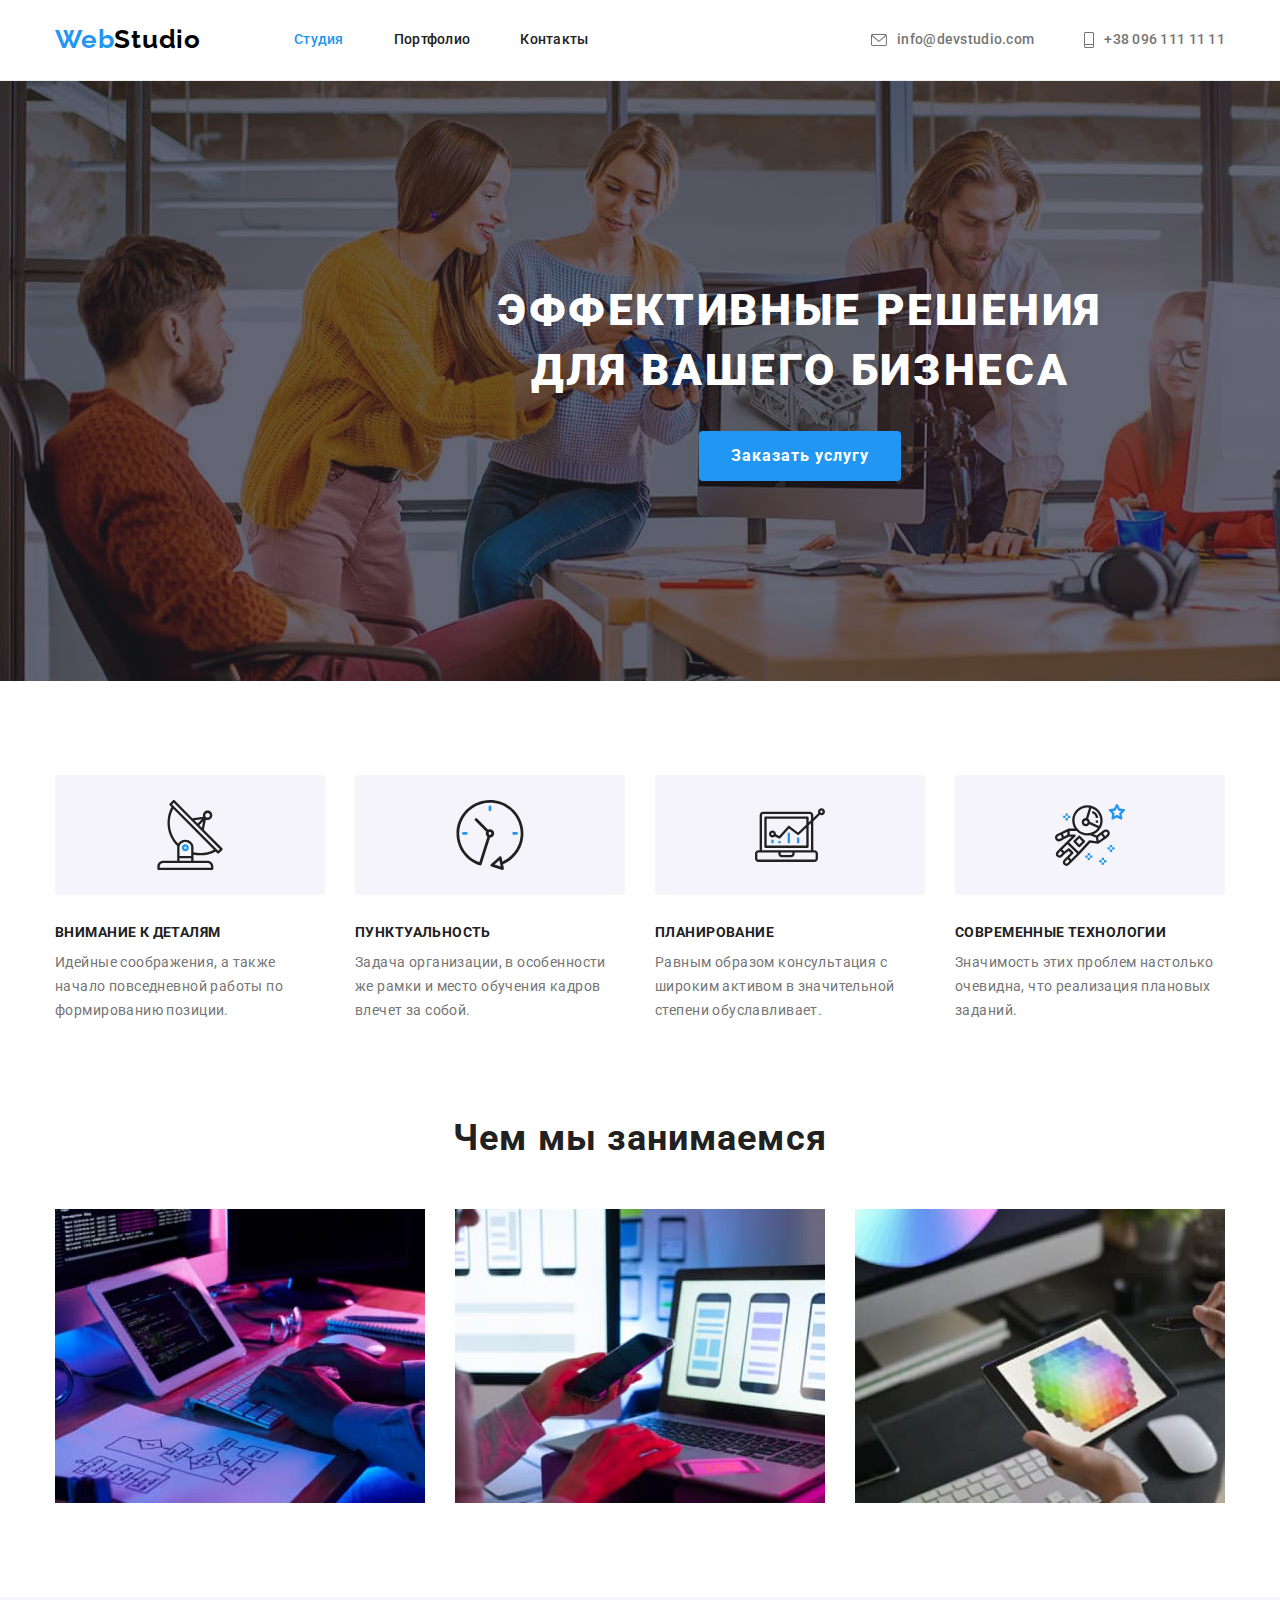
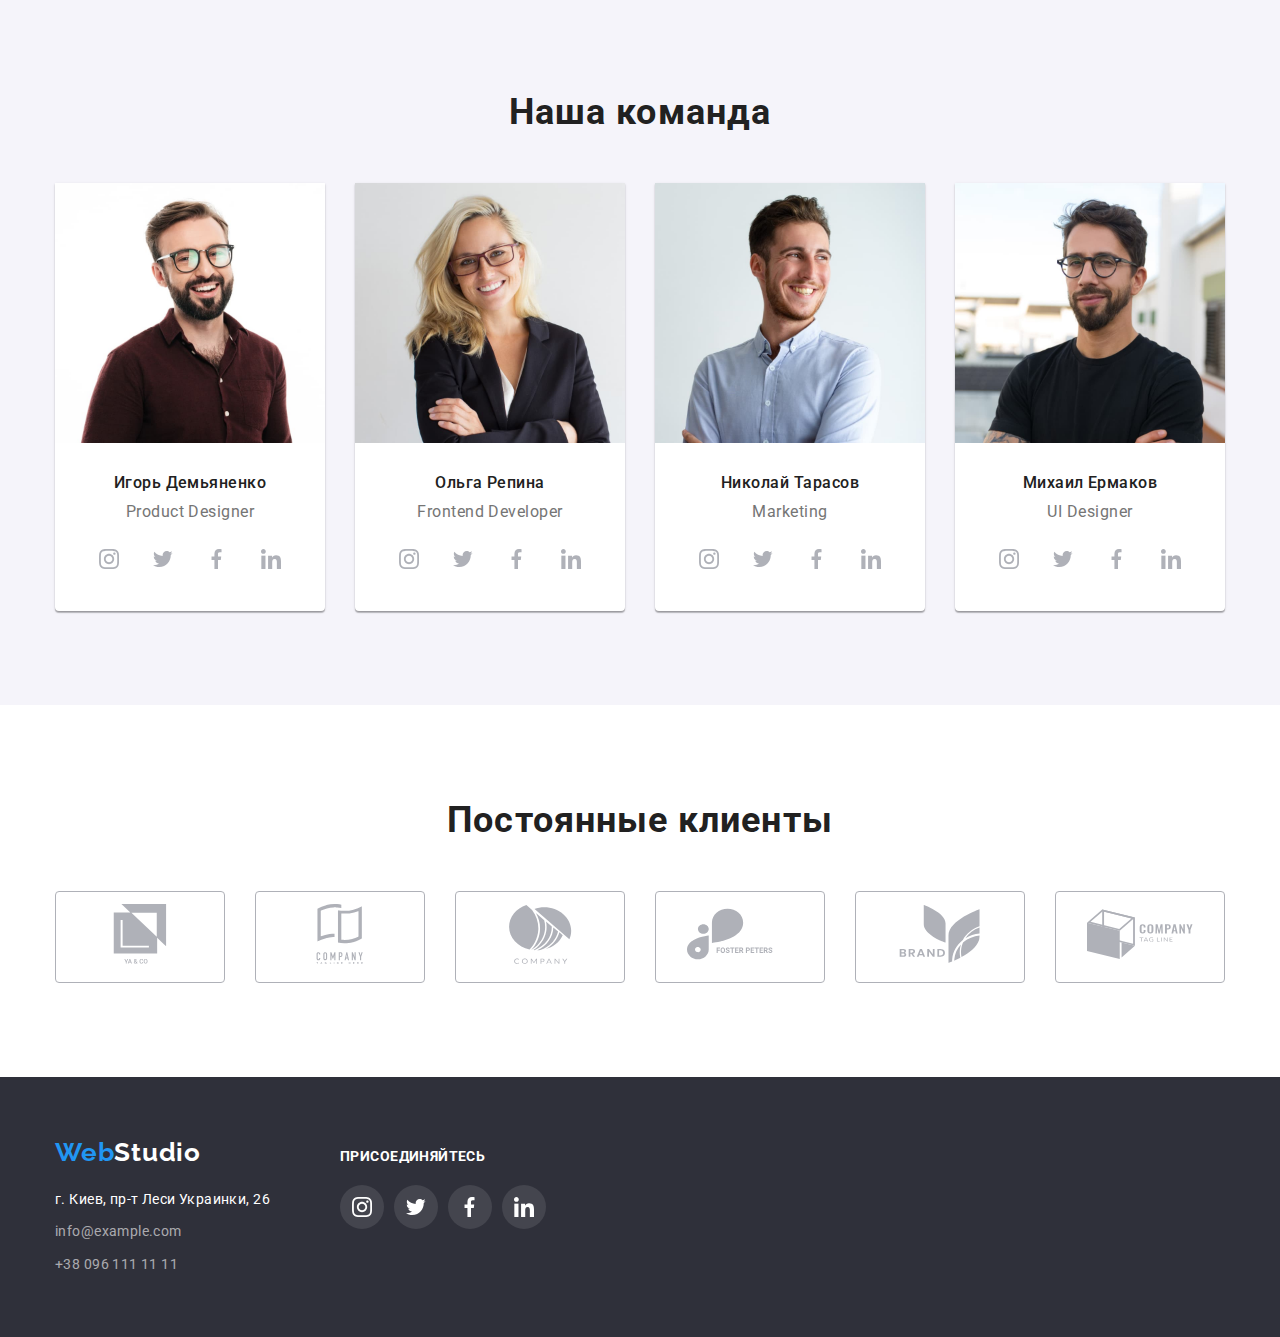
<file: index.html>
<!DOCTYPE html>
<html lang="ru">
  <head>
    <meta charset="UTF-8" />
    <meta http-equiv="X-UA-Compatible" content="IE=edge" />
    <meta name="viewport" content="width=device-width, initial-scale=1.0" />
    <title>Студія</title>
    <link rel="preconnect" href="https://fonts.googleapis.com" />
    <link rel="preconnect" href="https://fonts.gstatic.com" crossorigin />
    <link
      href="https://fonts.googleapis.com/css2?family=Raleway:wght@700&family=Roboto:wght@400;500;700;900&display=swap"
      rel="stylesheet"
    />
    <link
      rel="stylesheet"
      href="https://cdnjs.cloudflare.com/ajax/libs/modern-normalize/1.1.0/modern-normalize.css"
    />

    <!-- <link rel="stylesheet" href="./css/common.css" /> -->
    <link rel="stylesheet" href="./css/styles.css" />
  </head>
  <body>
    <header class="header">
      <div class="container">
        <nav class="page-nav">
          <a lang="en" href="" class="logo list">Web<span>Studio</span></a>

          <ul class="site-nav list">
            <li class="item">
              <a href="" class="link current">Студия</a>
            </li>
            <li class="item">
              <a href="./portfolio.html" class="link">Портфолио</a>
            </li>
            <li class="item">
              <a href="" class="link">Контакты</a>
            </li>
          </ul>
        </nav>
        <div class="contacts list">
          <a lang="en" href="mailto:info@devstudio.com" class="link mail">
            <svg class="mail-icon">
              <use href="./images/symbol-defs.svg#icon-mail"></use>
            </svg>
            info@devstudio.com
          </a>
          <a href="tel:+380961111111" rel="noopener noreferrer" class="link tel">
            <svg class="tel-icon">
              <use href="./images/symbol-defs.svg#icon-phone"></use>
            </svg>
            +38 096 111 11 11
          </a>
        </div>
      </div>
    </header>
    <main>
      <section class="hero-heading">
        <div class="container">
          <h1 class="heading">Эффективные решения для вашего бизнеса</h1>
          <button type="button" class="hero-button">Заказать услугу</button>
        </div>
      </section>
      <section class="section">
        <div class="container">
          <ul class="text list">
            <li class="goals-card">
              <div class="container-goals">
                <svg class="icon-goals" width="70" height="70">
                  <use href="./images/symbol-defs.svg#icon-antenna"></use>
                </svg>
              </div>
              <div class="goals-text">
                <h3 class="text-caption">Внимание к деталям</h3>
                <p class="text-content">
                  Идейные соображения, а также начало повседневной работы по формированию позиции.
                </p>
              </div>
            </li>
            <li class="goals-card">
              <div class="container-goals">
                <svg class="icon-goals" width="70" height="70">
                  <use href="./images/symbol-defs.svg#icon-clock"></use>
                </svg>
              </div>
              <div class="goals-text">
                <h3 class="text-caption">Пунктуальность</h3>
                <p class="text-content">
                  Задача организации, в особенности же рамки и место обучения кадров влечет за
                  собой.
                </p>
              </div>
            </li>
            <li class="goals-card">
              <div class="container-goals">
                <svg class="icon-goals" width="70" height="70">
                  <use href="./images/symbol-defs.svg#icon-diagram"></use>
                </svg>
              </div>
              <div class="goals-text">
                <h3 class="text-caption">Планирование</h3>
                <p class="text-content">
                  Равным образом консультация с широким активом в значительной степени
                  обуславливает.
                </p>
              </div>
            </li>
            <li class="goals-card">
              <div class="container-goals">
                <svg class="icon-goals" width="70" height="70">
                  <use href="./images/symbol-defs.svg#icon-astronaut"></use>
                </svg>
              </div>
              <div class="goals-text">
                <h3 class="text-caption">Современные технологии</h3>
                <p class="text-content">
                  Значимость этих проблем настолько очевидна, что реализация плановых заданий.
                </p>
              </div>
            </li>
          </ul>
        </div>
      </section>
      <section>
        <div class="container">
          <h2 class="work-text">Чем мы занимаемся</h2>
          <ul class="pictures list">
            <li class="pictures-img">
              <img src="./images/pic1.jpg" alt="Результат на мониторе" width="370" height="294" />
            </li>
            <li class="pictures-img">
              <img src="./images/pic2.jpg" alt="Результат на телефоне" width="370" height="294" />
            </li>

            <li class="pictures-img">
              <img src="./images/pic3.jpg" alt="Результат на планшете" width="370" height="294" />
            </li>
          </ul>
        </div>
      </section>
      <section class="section team">
        <div class="container">
          <h2 class="team-heading">Наша команда</h2>
          <ul class="our-team-pic list">
            <li class="box">
              <img src="./images/pers1.jpg" alt="Игорь Демьяненко" width="270" height="260" />
              <div class="box-text">
                <h3 class="team-names">Игорь Демьяненко</h3>
                <p lang="en" class="team-prof">Product Designer</p>
                <ul class="team-net-links list">
                  <li class="team-link-items">
                    <a href="" class="team-links">
                      <svg class="team-net" width="20" height="20">
                        <use href="./images/symbol-defs.svg#icon-instagram"></use>
                      </svg>
                    </a>
                  </li>
                  <li class="team-link-items">
                    <a href="" class="team-links">
                      <svg class="team-net" width="20" height="20">
                        <use href="./images/symbol-defs.svg#icon-twit"></use>
                      </svg>
                    </a>
                  </li>
                  <li class="team-link-items">
                    <a href="" class="team-links">
                      <svg class="team-net" width="20" height="20">
                        <use href="./images/symbol-defs.svg#icon-facebook"></use>
                      </svg>
                    </a>
                  </li>
                  <li class="team-link-items">
                    <a href="" class="team-links">
                      <svg class="team-net" width="20" height="20">
                        <use href="./images/symbol-defs.svg#icon-linkedin"></use>
                      </svg>
                    </a>
                  </li>
                </ul>
              </div>
            </li>
            <li class="box">
              <img src="./images/pers2.jpg" alt="Ольга Репина" width="270" height="260" />
              <div class="box-text">
                <h3 class="team-names">Ольга Репина</h3>
                <p lang="en" class="team-prof">Frontend Developer</p>
                <ul class="team-net-links list">
                  <li class="team-link-items">
                    <a href="" class="team-links">
                      <svg class="team-net" width="20" height="20">
                        <use href="./images/symbol-defs.svg#icon-instagram"></use>
                      </svg>
                    </a>
                  </li>
                  <li class="team-link-items">
                    <a href="" class="team-links">
                      <svg class="team-net" width="20" height="20">
                        <use href="./images/symbol-defs.svg#icon-twit"></use>
                      </svg>
                    </a>
                  </li>
                  <li class="team-link-items">
                    <a href="" class="team-links">
                      <svg class="team-net" width="20" height="20">
                        <use href="./images/symbol-defs.svg#icon-facebook"></use>
                      </svg>
                    </a>
                  </li>
                  <li class="team-link-items">
                    <a href="" class="team-links">
                      <svg class="team-net" width="20" height="20">
                        <use href="./images/symbol-defs.svg#icon-linkedin"></use>
                      </svg>
                    </a>
                  </li>
                </ul>
              </div>
            </li>
            <li class="box">
              <img src="./images/pers3.jpg" alt="Николай Тарасов" width="270" height="260" />
              <div class="box-text">
                <h3 class="team-names">Николай Тарасов</h3>
                <p lang="en" class="team-prof">Marketing</p>
                <ul class="team-net-links list">
                  <li class="team-link-items">
                    <a href="" class="team-links">
                      <svg class="team-net" width="20" height="20">
                        <use href="./images/symbol-defs.svg#icon-instagram"></use>
                      </svg>
                    </a>
                  </li>
                  <li class="team-link-items">
                    <a href="" class="team-links">
                      <svg class="team-net" width="20" height="20">
                        <use href="./images/symbol-defs.svg#icon-twit"></use>
                      </svg>
                    </a>
                  </li>
                  <li class="team-link-items">
                    <a href="" class="team-links">
                      <svg class="team-net" width="20" height="20">
                        <use href="./images/symbol-defs.svg#icon-facebook"></use>
                      </svg>
                    </a>
                  </li>
                  <li class="team-link-items">
                    <a href="" class="team-links">
                      <svg class="team-net" width="20" height="20">
                        <use href="./images/symbol-defs.svg#icon-linkedin"></use>
                      </svg>
                    </a>
                  </li>
                </ul>
              </div>
            </li>

            <li class="box">
              <img src="./images/pers4.jpg" alt="Михаил Ермаков" width="270" height="260" />
              <div class="box-text">
                <h3 class="team-names">Михаил Ермаков</h3>
                <p lang="en" class="team-prof">UI Designer</p>
                <ul class="team-net-links list">
                  <li class="team-link-items">
                    <a href="" class="team-links">
                      <svg class="team-net" width="20" height="20">
                        <use href="./images/symbol-defs.svg#icon-instagram"></use>
                      </svg>
                    </a>
                  </li>
                  <li class="team-link-items">
                    <a href="" class="team-links">
                      <svg class="team-net" width="20" height="20">
                        <use href="./images/symbol-defs.svg#icon-twit"></use>
                      </svg>
                    </a>
                  </li>
                  <li class="team-link-items">
                    <a href="" class="team-links">
                      <svg class="team-net" width="20" height="20">
                        <use href="./images/symbol-defs.svg#icon-facebook"></use>
                      </svg>
                    </a>
                  </li>
                  <li class="team-link-items">
                    <a href="" class="team-links">
                      <svg class="team-net" width="20" height="20">
                        <use href="./images/symbol-defs.svg#icon-linkedin"></use>
                      </svg>
                    </a>
                  </li>
                </ul>
              </div>
            </li>
          </ul>
        </div>
      </section>
      <section class="clients">
        <div class="container clients-text">
          <h2 class="client-heading">Постоянные клиенты</h2>

          <ul class="client-list list">
            <li class="clients-list">
              <a href="" class="clients-a">
                <button class="client-button">
                  <svg class="clients-net" alt="JA&co">
                    <use href="./images/symbol-defs.svg#icon-Logo1"></use>
                  </svg>
                </button>
              </a>
            </li>
            <li class="clients-list">
              <a href="" class="clients-a">
                <button class="client-button">
                  <svg class="clients-net" alt="JA&co">
                    <use href="./images/symbol-defs.svg#icon-Logo2"></use>
                  </svg>
                </button>
              </a>
            </li>
            <li class="clients-list">
              <a href="" class="clients-a">
                <button class="client-button">
                  <svg class="clients-net" alt="JA&co">
                    <use href="./images/symbol-defs.svg#icon-Logo3"></use>
                  </svg>
                </button>
              </a>
            </li>
            <li class="clients-list">
              <a href="" class="clients-a">
                <button class="client-button">
                  <svg class="clients-net" alt="JA&co">
                    <use href="./images/symbol-defs.svg#icon-Logo4"></use>
                  </svg>
                </button>
              </a>
            </li>
            <li class="clients-list">
              <a href="" class="clients-a">
                <button class="client-button">
                  <svg class="clients-net" alt="JA&co">
                    <use href="./images/symbol-defs.svg#icon-Logo5"></use>
                  </svg>
                </button>
              </a>
            </li>
            <li class="clients-list">
              <a href="" class="clients-a">
                <button class="client-button">
                  <svg class="clients-net" alt="JA&co">
                    <use href="./images/symbol-defs.svg#icon-Logo6"></use>
                  </svg>
                </button>
              </a>
            </li>
          </ul>
        </div>
      </section>
      <footer class="footer-space">
        <div class="container">
          <div class="address-links footer-content">
            <a lang="en" href="" class="footer-logo list">Web<span>Studio</span></a>
            <address>
              <ul class="address list">
                <li class="address-map">
                  <a
                    href="https://bit.ly/3pXMvUd"
                    target="_blank"
                    rel="noopener noreferrer"
                    class="address-link"
                    >г. Киев, пр-т Леси Украинки, 26</a
                  >
                </li>
                <li class="address-map">
                  <a lang="en" href="mailto:info@devstudio.com" class="link">info@example.com</a>
                </li>
                <li class="address-map">
                  <a href="tel:+380961111111" class="link">+38 096 111 11 11</a>
                </li>
              </ul>
            </address>
          </div>
          <div class="networks-footer footer-content">
            <p class="footer-link-word">присоединяйтесь</p>
            <ul class="footer-links list">
              <li class="footer-link-item">
                <a href="" class="footer-soc-link">
                  <svg class="footer-net" width="20" height="20">
                    <use href="./images/symbol-defs.svg#icon-instagram"></use>
                  </svg>
                </a>
              </li>
              <li class="footer-link-item">
                <a href="" class="footer-soc-link">
                  <svg class="footer-net" width="20" height="20">
                    <use href="./images/symbol-defs.svg#icon-twit"></use>
                  </svg>
                </a>
              </li>
              <li class="footer-link-item">
                <a href="" class="footer-soc-link">
                  <svg class="footer-net" width="20" height="20">
                    <use href="./images/symbol-defs.svg#icon-facebook"></use>
                  </svg>
                </a>
              </li>
              <li class="footer-link-item">
                <a href="" class="footer-soc-link">
                  <svg class="footer-net" width="20" height="20">
                    <use href="./images/symbol-defs.svg#icon-linkedin"></use>
                  </svg>
                </a>
              </li>
            </ul>
          </div>
        </div>
      </footer>
    </main>
  </body>
</html>
</file>
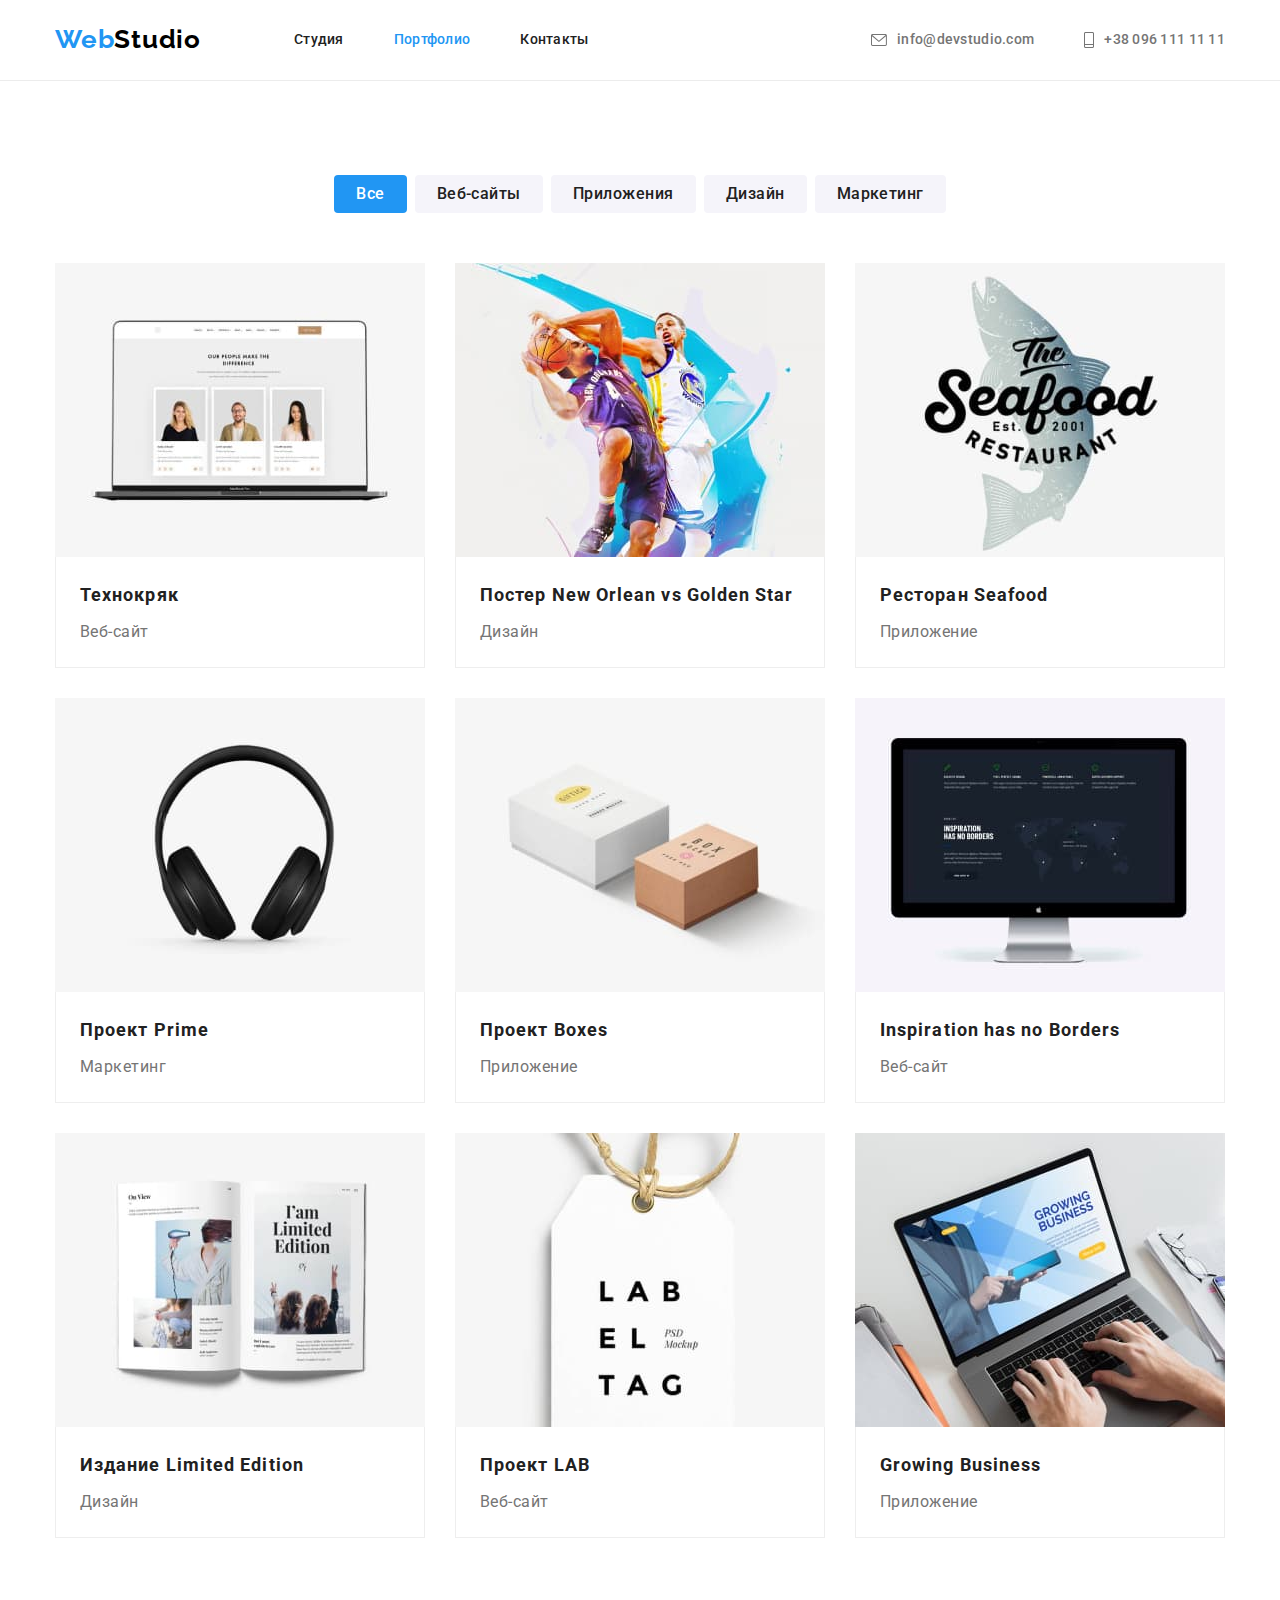
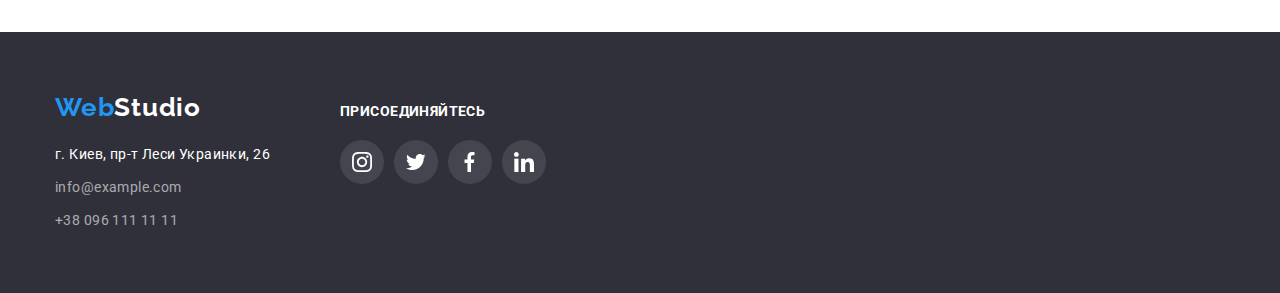
<file: portfolio.html>
<!DOCTYPE html>
<html lang="ru">
  <head>
    <meta charset="UTF-8" />
    <meta http-equiv="X-UA-Compatible" content="IE=edge" />
    <meta name="viewport" content="width=device-width, initial-scale=1.0" />
    <title>Студія</title>
    <link rel="preconnect" href="https://fonts.googleapis.com" />
    <link rel="preconnect" href="https://fonts.gstatic.com" crossorigin />
    <link
      href="https://fonts.googleapis.com/css2?family=Raleway:wght@700&family=Roboto:wght@400;500;700;900&display=swap"
      rel="stylesheet"
    />
    <link
      rel="stylesheet"
      href="https://cdnjs.cloudflare.com/ajax/libs/modern-normalize/1.1.0/modern-normalize.css"/>
    
    <link rel="stylesheet" href="./css/styles.css" />
  </head>
  <body>
    <header class="header">
      <div class="container">
        <nav class="page-nav">
          <a lang="en" href="" class="logo list">Web<span>Studio</span></a>

          <ul class="site-nav list">
            <li class="item">
              <a href="./index.html" class="link">Студия</a>
            </li>
            <li class="item">
              <a href="" class="link current">Портфолио</a>
            </li>
            <li class="item">
              <a href="" class="link">Контакты</a>
            </li>
          </ul>
        </nav>
        <div class="contacts list">
          <a lang="en" href="mailto:info@devstudio.com" class="link mail">
            <svg class="mail-icon">
              <use href="./images/symbol-defs.svg#icon-mail"></use>
            </svg>
            info@devstudio.com
          </a>
          <a href="tel:+380961111111" rel="noopener noreferrer" class="link tel">
            <svg class="tel-icon">
              <use href="./images/symbol-defs.svg#icon-phone"></use>
            </svg>
            +38 096 111 11 11
          </a>
        </div>
    </header>
    <main>
      <section class="section">
        <div class="container">

              <ul class="list list-button">
                <li class="button-item">
                  <button type="button" class="button-portfolio current">Все</button>
          
                </li>

                <li class="button-item">
                  <button type="button" class="button-portfolio">Веб-сайты</button>
          
                </li>
                <li class="button-item">
                  <button type="button" class="button-portfolio">Приложения</button>
                </li>

                <li class="button-item">
                  <button type="button" class="button-portfolio">Дизайн</button>
          
                </li>

                <li class="button-item">
                  <button type="button" class="button-portfolio">Маркетинг</button>
        
                </li>

              </ul>
      <!-- all chapters table -->
      
              <ul class="profile list">
            <li class="profile-box">
              <a href="" class="profile-card">
              <img src="./images/portf1.jpg" alt="techno_crack" width="370" height="294">
              </img>
              
              <div class="title-text">  
                <h3 class="profile-box-title">
                    Технокряк
                  </h3>
                  <p class="profile-box-text">Веб-сайт</p>
              </div>
              </a>
            <li class="profile-box">
              <a href="" class="profile-card">

              <img src="./images/portf2.jpg" alt="poster" width="370" height="294">
              </img> 
              <div class="title-text"> 
                <h3 class="profile-box-title" lang="en">
                    Постер New Orlean vs Golden Star
                </h3>
                <p class="profile-box-text">Дизайн</p>
                </div>
              </a>
            
                <li class="profile-box">
                  <a href="" class="profile-card">
  
                  <img src="./images/portf3.jpg" alt="restaurant lable" width="370" height="294">
                  </img>
                  <div class="title-text">  
                    <h3 class="profile-box-title">
                        Ресторан Seafood
                    </h3>
                    <p class="profile-box-text">Приложение</p>
                  </div>
                  </a>
            <li class="profile-box">
              <a href="" class="profile-card">
 
              <img src="./images/portf4.jpg" alt="headphone" width="370" height="294">
              </img>
              <div class="title-text">  
                <h3 class="profile-box-title">
                    Проект Prime
                  </h3>
                  <p class="profile-box-text">Маркетинг</p>
              </div>
              </a>
            <li class="profile-box">
               <a href="" class="profile-card">

              <img src="./images/portf5.jpg" alt="boxes" width="370" height="294">
              </img>
              <div class="title-text">  
              <h3 class="profile-box-title">
                  Проект Boxes
                </h3>
                <p class="profile-box-text">Приложение</p>
                </div>
                </a>
            <li class="profile-box">
              <a href="" class="profile-card">

              <img src="./images/portf6.jpg" alt="techno_crack" width="370" height="294">
              </img>
              <div class="title-text">  
              <h3 class="profile-box-title" lang="en">
                  Inspiration has no Borders
                </h3>
                <p class="profile-box-text">Веб-сайт</p>
                </div>
                </a>
            <li class="profile-box">
              <a href="" class="profile-card">

              <img src="./images/portf7.jpg" alt="magazine" width="370" height="294">
              </img>
              <div class="title-text">  
              <h3 class="profile-box-title" lang="en">
                  Издание Limited Edition
                </h3>
                <p class="profile-box-text">Дизайн</p>
                </div>
              </a>
            <li class="profile-box">
              <a href="" class="profile-card">

              <img src="./images/portf8.jpg" alt="label" width="370" height="294">
              </img>
              <div class="title-text">  
              <h3 class="profile-box-title">
                  Проект LAB
                </h3>
                <p class="profile-box-text">Веб-сайт</p>
                </div>
              </a>
            <li class="profile-box">
               <a href="" class="profile-card">

              <img src="./images/portf9.jpg" alt="laptop" width="370" height="294">
              </img>
              <div class="title-text">  
              <h3 class="profile-box-title" lang="en">
                  Growing Business
                </h3>
                <p class="profile-box-text">Приложение</p>
                </div>
               </a>
          </ul>
        </div>
      </section>
      <footer class="footer-space">
        <div class="container">
          <div class="address-links footer-content">
            <a lang="en" href="" class="footer-logo list">Web<span>Studio</span></a>
            <address>
              <ul class="address list">
                <li class="address-map">
                  <a
                    href="https://bit.ly/3pXMvUd"
                    target="_blank"
                    rel="noopener noreferrer"
                    class="address-link"
                    >г. Киев, пр-т Леси Украинки, 26</a
                  >
                </li>
                <li class="address-map">
                  <a lang="en" href="mailto:info@devstudio.com" class="link">info@example.com</a>
                </li>
                <li class="address-map">
                  <a href="tel:+380961111111" class="link">+38 096 111 11 11</a>
                </li>
              </ul>
            </address>
          </div>
          <div class="networks-footer footer-content">
            <p class="footer-link-word">присоединяйтесь</p>
            <ul class="footer-links list">
              <li class="footer-link-item">
                <a href="" class="footer-soc-link">
                  <svg class="footer-net" width="20" height="20">
                    <use href="./images/symbol-defs.svg#icon-instagram"></use>
                  </svg>
                </a>
              </li>
              <li class="footer-link-item">
                <a href="" class="footer-soc-link">
                  <svg class="footer-net" width="20" height="20">
                    <use href="./images/symbol-defs.svg#icon-twit"></use>
                  </svg>
                </a>
              </li>
              <li class="footer-link-item">
                <a href="" class="footer-soc-link">
                  <svg class="footer-net" width="20" height="20">
                    <use href="./images/symbol-defs.svg#icon-facebook"></use>
                  </svg>
                </a>
              </li>
              <li class="footer-link-item">
                <a href="" class="footer-soc-link">
                  <svg class="footer-net" width="20" height="20">
                    <use href="./images/symbol-defs.svg#icon-linkedin"></use>
                  </svg>
                </a>
              </li>
            </ul>
          </div>
        </div>
      </footer>
    </main>
  </body>
</html>
</file>
<file: css/styles.css>
/* html {
    box-sizing: border-box;
} */

*,
*::before,
*::after {
box-sizing: border-box;
}

p, h1, h2, h3, h4, h5, h6{
    margin: 0;
    padding: 0;
    
}
ul{
    margin: 0;
    padding-left: 0;
}
img{
    display: block;
}



:root {
        --main-bg-color: #FFFFFF;
        --footer-bg-color: #2F303A;

        --title-color: #212121;
        --main-text-color: #757575;
        --hero-heading-color: #FFFFFF;
        --hero-bg-color: #C4C4C4;
        --hero-button-bg: #188CE8;
        --team-bg: #F5F4FA;
        --section-team-bg: #FFFFFF;

        --active-color: #2196F3;
        --active-color-letters: #FFFFFF;

        --logo-header-color: #000000;
        --logo-footer-color: #FFFFFF;

        --address-link-color: #757575;
        --address-maplink-color: #FFFFFF;
        --footer-address-link-color: rgba(255, 255, 255, 0.6);
        --contacts-link-color: #757575;

        --nav-button-color: #212121;
        --portfolio-bt: #212121;
        --portfolio-bt-bg: #F5F4FA;

        --team-name-color: #212121;

        --mb-text: 10px;
}

/* -----------------------------main body------------ */
body {
    font-family: Roboto, sans-serif;
    color: var(--main-text-color);
    background-color: var(--main-bg-color);
}

.list {
    list-style: none;
    text-decoration: none;

}
.container {
width: 1200px;
margin: auto;
padding-left: 15px;
padding-right: 15px;
/* outline: 1px solid tomato ; */
/* padding-top: 24px;
padding-bottom: 25px; */
}
/* --------------------header-logo----------------------- */
.logo {
    font-family: 'Raleway';
    font-style: normal;
    font-weight: 700;
    font-size: 26px;
    line-height: 1.19;
    letter-spacing: 0.03em;
    color: var(--active-color);

    display: block;
    padding-top: 24px;
    padding-bottom: 25px;

}

.logo>span {
    color: var(--logo-header-color);
}


/*-------------------------- footer styles ---------------------*/
.footer-space .container{
    display: flex;
}
.footer-space {
    background-color: var(--footer-bg-color);
    padding-bottom: 60px;
    padding-top: 60px;
    padding-left: 0;
    display: flex;

    align-items: flex-start ;
    
    
    
}
/* ---------------------------footer-logo---------------------- */
.footer-logo {
    font-family: 'Raleway';
    font-style:normal;
    font-weight: 700;
    font-size: 26px;
    line-height: 1.19;
    letter-spacing: 0.03em;

    color: var(--active-color);

    display: inline-block;
    padding-left: 0;
    margin-bottom: 20px;

}

.footer-logo>span {
    color: var(--logo-footer-color);
}
/* -------------------------footer address links----------------- */
.address .link {
    list-style: none;
    text-decoration: none;
    font-style: normal;
    color: var(--footer-address-link-color) ;
    font-size: 14px;
    font-weight: 400;
    line-height: 1.71;
    letter-spacing: 0.03em;

    padding-left: 0;
   


}

.address-link {
    color: var(--address-maplink-color);
    font-style: normal;
    text-decoration: none;
    font-weight: 400;
    font-size: 14px;
    line-height: 1.71;
    letter-spacing: 0.03em;

    margin-bottom: 9px;
    display: block;
    
}

.address .address-map:not(:last-child){
    margin-bottom: 9px;
}

.address .link:hover,
.address .link:focus,
.address-link:hover,
.address-link:focus {
    color: var(--active-color);
    text-decoration: none;
}
.footer-link-word{
    color: #FFFFFF;
    font-style:normal;
    font-family: 'Roboto';
    
    text-transform: uppercase;

    font-weight: 700;
    font-size: 14px;
    line-height: 1.14;
    letter-spacing: 0.03em;


    margin-bottom: 20px;
}
.footer-soc-link {
    width: 44px;
    height: 44px;
    display: flex;
    border-radius: 50%;
    
    background-color: rgba(255, 255, 255, 0.1);
    justify-content: center;
    align-items: center;
}
.footer-net{
    fill: #FFFFFF;
}

.footer-link-item+.footer-link-item {
    margin-left: 10px;
}

.footer-links {
    display: flex;
    
}
.networks-footer {

   display: inline-block;
   align-items: baseline;
   /* background-color: tomato; */
   position: inherit;
   margin-top: 12px;
  
}
.footer-content{
    float: left;
    align-items: baseline;
}

.footer-soc-link:hover,
.footer-soc-link:focus{
    background-color: var(--active-color) ;
    
}
.address-links {
    display: inline-block;
    /* align-items: baseline; */
}
.address-links{
    margin-right: 70px;
}

/* --------------------------header main navigation -----------------*/
.header{
    border-bottom: 1px solid #ECECEC;
}


.header .container{
    display: flex;
    align-items: center;
}

.site-nav{
    display: flex;
    padding-left: 93px;

}
.site-nav .item{
    display: block;
    text-align: center;
}
.site-nav .link{
padding-bottom: 32px;
padding-top: 32px;
/* background-color: tomato; */
}
.site-nav .item:not(:last-child){
margin-right: 50px;



}
.mail-icon{
    width: 16px;
    height: 12px;
    margin-right: 10px;
    fill: #757575;
    }
.tel-icon{
width: 10PX;
height: 16PX;
margin-right: 10px;
fill: #757575;
}

.page-nav{
    display: flex;
    
}

.site-nav .link{
    display: block;

    color: var(--nav-button-color);
    text-decoration: none;
    font-family: inherit;
    font-style: normal;
    font-weight: 500;
    font-size: 14px;
    line-height: 1.14;
    letter-spacing: 0.02em;

    cursor: pointer;
    
   }
  .contacts.list{
      display: inline-flex;
  }

   
.site-nav .link:hover,
.site-nav .link:focus,
.site-nav .link.current {
    color: var(--active-color);
    }
    .contacts .link:hover,
    .contacts .link:focus {
        color: var(--active-color);
    }

.mail:hover .mail-icon,
.mail:focus .mail-icon{
fill: var(--active-color);
}

.tel:hover .tel-icon,
.tel:focus .tel-icon {
    fill: var(--active-color);
}
.contacts .link{ 
    color: var(--contacts-link-color);
    font-family:inherit;
    list-style: none;
    text-decoration: none;
    font-weight: 500;
    font-size: 14px;
    line-height: 1.14;
    letter-spacing: 0.02em;

    display: flex;
    align-items: center;
    padding-top: 32px;
    padding-bottom: 32px;

    
}

.contacts{
    margin-left: auto;
    align-items: center;
    
}
.contacts .mail{
    margin-right: 50px;
    
    
}

 /*--------------------------------hero sections ------------------ */

.hero-heading{
    background-color: var(--hero-bg-color);
    padding-top: 200px;
    padding-bottom: 200px;
    text-align: center;

    background-image: linear-gradient(rgba(47, 48, 58, 0.4), rgba(47, 48, 58, 0.4) ),
    url(../images/heroBG-pic.jpg);
    background-repeat: no-repeat;
    width: 1600px;
    /* background-position: center; */
    margin-left: auto;
    margin-right: auto;
    
    
}
.heading{
    color: var(--hero-heading-color);
    text-align: center;
    letter-spacing: 0.06em;
    text-transform: uppercase;
    line-height: 1.36;
    font-weight: 900;
    font-size: 44px;

    width: 696px;
    margin-left: auto;
    margin-right: auto;
   
    margin-bottom: 30px;
 

     
   
}
.hero-button{
    /* display: inline-block; */
    border-radius: 4px;
    border: 0;
    padding: 10px 32px;
    min-width: 200px;
    align-items: center;
    
    font-family: inherit;
    color: var(--active-color-letters);
    background-color: var(--active-color);
    
    font-weight: 700;
    font-size: 16px;
    line-height: 1.88;
    letter-spacing: 0.06em;
    
    cursor: pointer;
      
    
}
.hero-button:hover,
.hero-button:focus{
    background-color: var(--hero-button-bg);
}

/* -------------------our goals text------------ */

.text.list{
    display: flex;
    

}
.container-goals{
    display: flex;
    /* text-align: center; */
    justify-content: center;
   align-items: center;
    width: 270px;
    height: 120px;
    border-radius: 4px;
    background-color: #F5F4FA;
   
    
    
}


.text-content{
    
    max-width: 270px;
    
   
}
.goals-card:not(:last-child){
    margin-right: 30px;
}
.goals-text{
    padding-top: 30px;
}

.text-caption{
    color: var(--title-color);
    font-weight: 700;
    font-size: 14px;
    line-height: 1.14;
    letter-spacing: 0.03em;
    text-transform: uppercase;

    margin-bottom: var(--mb-text);
    
}
.text-content{
    line-height: 1.71;    
    letter-spacing: 0.03em;
    font-size: 14px;
    
}
.title-text:hover{
    fill: #188CE8;
    
}

/* ---------------what we are doing----------------- */
.work-text{
    /* display: inline-block; */
    font-weight: 700;
    font-size: 36px;
    line-height: 42px;
    text-align: center;
    letter-spacing: 0.03em;
    
    color: var(--title-color);

    margin-bottom: 50px;
}
.pictures{
    display: flex;
    padding-bottom: 94px;
    
}
.pictures .pictures-img:not(:last-child){
    margin-right: 30px;
}
/* ---------------------our team------------------- */
.section.team{
    background-color:var(--team-bg);
    padding-bottom: 94px;
}

.our-team-pic{
    display: flex;
    margin-top: 50px;

}
.our-team-pic .box:not(:last-child){
    margin-right: 30px;
}
.section-team .box{
    background-color:var(--section-team-bg);
}
.team-heading{
    font-weight: 700;
    font-size: 36px;
    line-height: 42px;
    text-align: center;
    letter-spacing: 0.03em;
    
    color: var(--title-color);
}
.team-names{
    font-weight: 500;
    font-size: 16px;
    line-height: 19px;
    text-align: center;
    letter-spacing: 0.03em;
    
    color: var(--team-name-color);

    margin-bottom: var(--mb-text);
   
}
.box{
    box-shadow: 0px 1px 3px rgba(0, 0, 0, 0.12),
    0px 1px 1px rgba(0, 0, 0, 0.14),
    0px 2px 1px rgba(0, 0, 0, 0.2);
    border-radius: 0px 0px 4px 4px;
    background-color: #fff;
    
}
.box-text{
    padding-top: 30px;
    padding-bottom: 30px;
    
}
.team-prof{
    font-size: 16px;
    line-height: 19px;
    text-align: center;
    letter-spacing: 0.03em;
    margin-bottom: 16px;
    
}
.team-net{
    fill: #AFB1B8;
}
.team-net-links{
    display: flex;
    justify-content: center;
}
.team-links{
    width: 44px;
    height: 44px;
    display: flex;
    border-radius: 50%;
    /* background-color: yellow; */
    justify-content: center;
    align-items: center;
}
.team-links:hover,
.team-links:focus{
background-color: #2196F3;

}
 .team-links:hover .team-net,
 .team-links:focus .team-net{
fill: #fff;
    
}

.team-link-items+ .team-link-items{
    margin-left: 10px;
}
/* ---------------------------our clients------------------------- */
.clients-text{
    padding-top: 94px;
    padding-bottom: 94px;
}
.client-list{
display: flex;
justify-content: center;
align-items: center;
}
.clients-net{
    width: 106px;
    height: 60px;
    fill: #AFB1B8;
}      

.clients-list+ .clients-list{
    margin-left: 30px;
}
.client-heading{
    font-family: 'Roboto';
    font-style: normal;
    font-weight: 700;
    font-size: 36px;
    line-height: 1.17;
    text-align: center;
    letter-spacing: 0.03em;
    
    color: #212121;
    margin-bottom: 50px;
}
.client-button{
    display: inline-block;
    padding: 0px 0px;
    background: #FFFFFF;
    border: 1px solid #AFB1B8;
    box-sizing: border-box;
    border-radius: 4px;
    width: 170px;
    height: 92px;
}
.clients-a .client-button:hover

{
    border-color:#2196F3;
    cursor: pointer;

}
.client-button:hover .clients-net {
    fill: #2196F3;

}

.clients-a:focus .client-button{
border-color:#2196F3;

}

.clients-a:focus .clients-net{
    border-color:#2196F3;
    fill: #2196F3;
}

 .clients-a .clients-button:focus .clients-net{
     fill: red;
 }

/*------------------------- Portfolio page ------------*/

.section{
    padding-top: 94px;
    padding-bottom: 94px;
}

.list-button{
   
margin-bottom: 50px;
   
}
.list.list-button{
    
    display: flex;
    justify-content: center;
}

.button-portfolio{
   display: block;
    background-color: var(--portfolio-bt-bg);
    font-family: inherit;
    font-weight: 500;
    font-size: 16px;
    line-height: 1.62;
    text-align: center;
    letter-spacing: 0.03em;
    color: var(--portfolio-bt);

    cursor: pointer;
    margin: 0;
    border: 0;
    padding: 6px 22px;
    border-radius: 4px;
    /* float: left; */


}
.button-item:not(:last-child){
    padding-right: 8px;
}
.button-portfolio:hover,
.button-portfolio:focus{
      
    color: var(--active-color-letters);
    background-color: var(--active-color);
}
.button-portfolio.current{
    background: var(--active-color);
    color: var(--active-color-letters);
}
/* ------------------portfolio content--------------------------------- */
.profile.list{
  
    display: flex;
    flex-wrap: wrap;
}
.title-text{
    
    padding: 20px 24px;
    border-right: 1px solid #EEEEEE;
    border-bottom: 1px solid #EEEEEE;
    border-left: 1px solid #EEEEEE;
}

.profile .profile-box:nth-child(3n) {
    margin-right: 0;
}

.profile .profile-box:nth-last-child(-n + 3) {
    margin-bottom: 0;
}
.profile-box{
    display: block;
    background-color: var(--section-team-bg);
    /* width: 370px; */
    margin-right: 30px;
    margin-bottom: 30px;
    
}
.profile-box-title{
    font-weight: 700;
    font-size: 18px;
    line-height: 2;
    letter-spacing: 0.06em;
    color: var(--title-color);

    margin-bottom: 4px;
    
}
.profile-box-text{
    font-size: 16px;
    line-height: 1.88;
    color: var(--contacts-link-color);
  
    letter-spacing: 0.03em;
}
.profile-card{
    display: block;
    text-decoration: none;
}
.profile-card:hover{
box-shadow: 1px
4px 6px rgba(0, 0, 0, 0.16),
0px 4px 4px rgba(0, 0, 0, 0.06),
0px 1px 1px rgba(0, 0, 0, 0.12);
}
</file>
